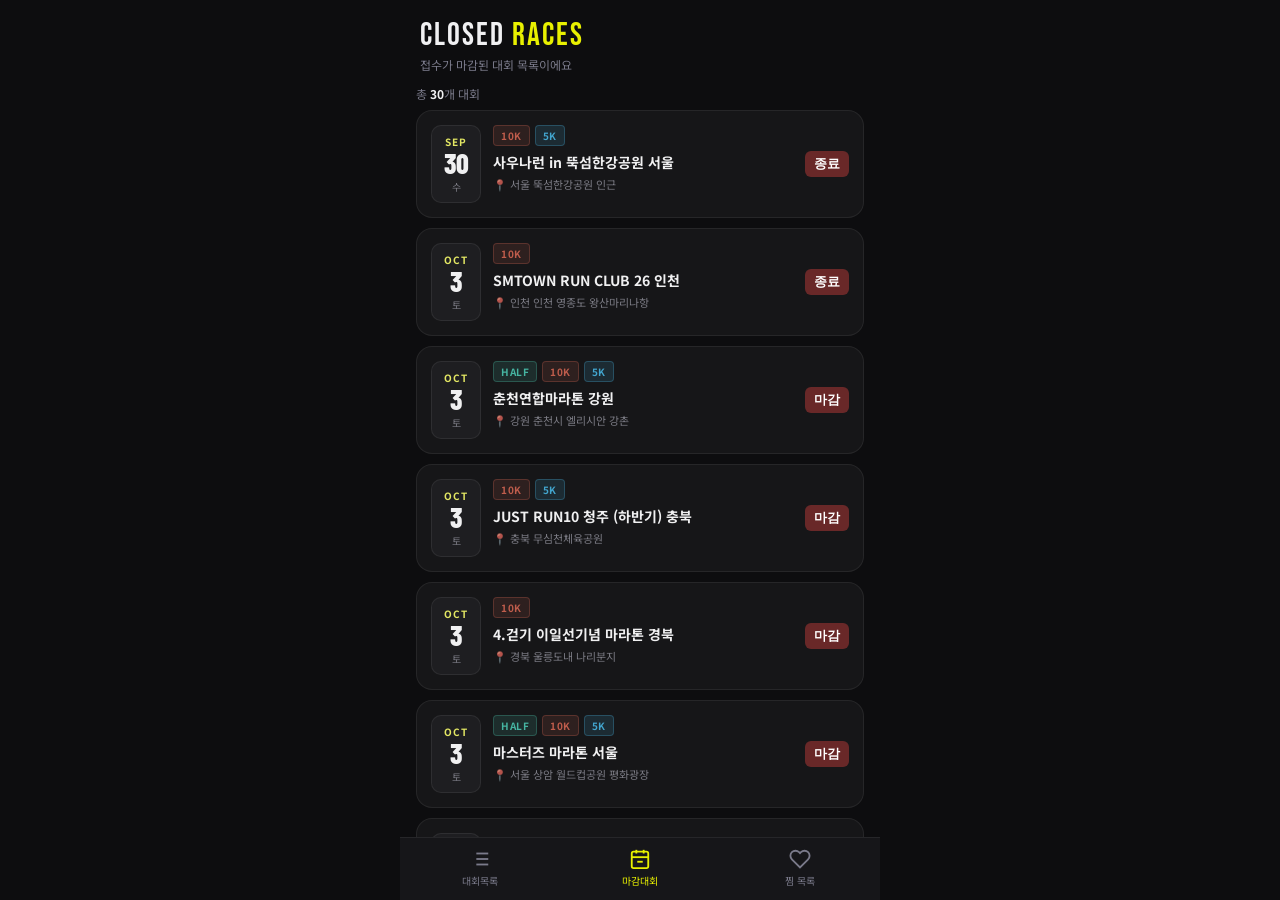
<file: ended.html>
<!DOCTYPE html>
<html lang="ko">
<head>
<meta charset="UTF-8">
<meta name="viewport" content="width=device-width, initial-scale=1.0, maximum-scale=1.0, user-scalable=no">
<title>런뉴 — 마감된 대회</title>
<link rel="stylesheet" href="style.css">
<style>
  /* ── 레이아웃 (wishlist 동일 구조) ── */
  .w-header {
    padding: 20px 20px 12px;
    padding-top: calc(20px + env(safe-area-inset-top));
    flex-shrink: 0;
  }
  .w-title {
    font-family: 'Bebas Neue', sans-serif;
    font-size: 32px; color: var(--text); letter-spacing: 2px; line-height: 1;
  }
  .w-title span { color: var(--accent); }
  .w-sub { font-size: 12px; color: var(--muted); margin-top: 4px; }

  .w-count-row {
    padding: 0 16px 8px;
    font-size: 12px; color: var(--muted); flex-shrink: 0;
  }
  .w-count-row strong { color: var(--text); }

  .scroll-area { flex: 1; overflow-y: auto; -webkit-overflow-scrolling: touch; }
  .scroll-area::-webkit-scrollbar { display: none; }

  .race-list {
    padding: 0 16px;
    padding-bottom: calc(20px + env(safe-area-inset-bottom));
  }

  /* ── 마감 카드 스타일 오버레이 ── */
  .race-card.ended-card {
    opacity: 0.55;
    filter: grayscale(45%);
    position: relative;
  }
  /* 기존 카드 우측 dday 영역 대신 마감 뱃지를 겹쳐 표시 */
  .race-card.ended-card .dday {
    background: rgba(160,30,30,.9) !important;
    color: #fff !important;
  }
  /* 좌측 액센트 바 — 빨간색으로 */
  .race-card.ended-card::before {
    background: rgba(180,40,40,.7) !important;
  }

  /* ── 빈 상태 ── */
  .empty-box {
    display: flex; flex-direction: column;
    align-items: center; justify-content: center;
    padding: 80px 30px; text-align: center; gap: 14px;
  }
  .empty-icon { font-size: 52px; }
  .empty-title { font-size: 17px; font-weight: 700; color: var(--text); }
  .empty-desc  { font-size: 13px; color: var(--muted); line-height: 1.6; }
  .empty-btn {
    margin-top: 4px; padding: 12px 28px; border-radius: 14px;
    background: var(--accent); border: none;
    font-family: 'Noto Sans KR', sans-serif; font-size: 14px; font-weight: 700;
    color: #000; cursor: pointer; -webkit-tap-highlight-color: transparent;
  }
</style>
</head>
<body>
<div class="page">

  <div style="display:flex; flex-direction:column; flex:1; overflow:hidden;">

    <div class="w-header">
      <div class="w-title">CLOSED <span>RACES</span></div>
      <div class="w-sub">접수가 마감된 대회 목록이에요</div>
    </div>

    <div class="w-count-row">
      총 <strong id="endedCount">–</strong>개 대회
    </div>

    <div class="scroll-area">
      <div class="race-list" id="endedList">
        <div class="state-box">
          <div class="spinner"></div>
        </div>
      </div>
    </div>

  </div>

  <nav class="tab-bar">
    <a class="tab-btn" href="https://hdongmi.github.io/marathon/index.html">
      <svg viewBox="0 0 24 24" fill="none" stroke="currentColor" stroke-width="2">
        <line x1="8" y1="6" x2="21" y2="6"/><line x1="8" y1="12" x2="21" y2="12"/>
        <line x1="8" y1="18" x2="21" y2="18"/><line x1="3" y1="6" x2="3.01" y2="6"/>
        <line x1="3" y1="12" x2="3.01" y2="12"/><line x1="3" y1="18" x2="3.01" y2="18"/>
      </svg>
      대회목록
    </a>
    <a class="tab-btn active" href="https://hdongmi.github.io/marathon/ended.html">
      <svg viewBox="0 0 24 24" fill="none" stroke="currentColor" stroke-width="2">
        <rect x="3" y="4" width="18" height="18" rx="2" ry="2"/>
        <line x1="16" y1="2" x2="16" y2="6"/><line x1="8" y1="2" x2="8" y2="6"/>
        <line x1="3" y1="10" x2="21" y2="10"/>
        <line x1="9" y1="15" x2="15" y2="15"/>
      </svg>
      마감대회
    </a>
    <a class="tab-btn" href="https://hdongmi.github.io/marathon/wishlist.html">
      <svg viewBox="0 0 24 24" fill="none" stroke="currentColor" stroke-width="2">
        <path d="M20.84 4.61a5.5 5.5 0 0 0-7.78 0L12 5.67l-1.06-1.06a5.5 5.5 0 0 0-7.78 7.78l1.06 1.06L12 21.23l7.78-7.78 1.06-1.06a5.5 5.5 0 0 0 0-7.78z"/>
      </svg>
      찜 목록
    </a>
  </nav>

</div>

<script src="app.js"></script>
<script>
  (async () => {
    // loadRaces() 호출 → app.js 전역 endedRaces 채워짐
    await loadRaces();

    const listEl  = document.getElementById('endedList');
    const countEl = document.getElementById('endedCount');

    if (!endedRaces || !endedRaces.length) {
      listEl.innerHTML = `
        <div class="empty-box">
          <div class="empty-icon">📭</div>
          <div class="empty-title">마감된 대회가 없어요</div>
          <div class="empty-desc">현재 접수 마감된 대회가 없습니다</div>
          <button class="empty-btn" onclick="location.href='index.html'">대회 둘러보기</button>
        </div>`;
      return;
    }

    countEl.textContent = endedRaces.length;

    // app.js cardHtml() 재사용
    // detail.html?i=인덱스&source=ended 로 연결 — detail.html이 endedRaces에서 찾도록
    listEl.innerHTML = endedRaces.map((r, i) => {
      // cardHtml이 생성한 href를 source=ended 파라미터 추가로 교체
      const html = cardHtml(r, i, endedRaces);
      return html.replace(
        `href="detail.html?i=${i}"`,
        `href="detail.html?i=${i}&source=ended"`
      );
    }).join('');

    // 마감 스타일 적용
    listEl.querySelectorAll('.race-card').forEach(card => {
      card.classList.add('ended-card');
    });
  })();
</script>
</body>
</html>
</file>
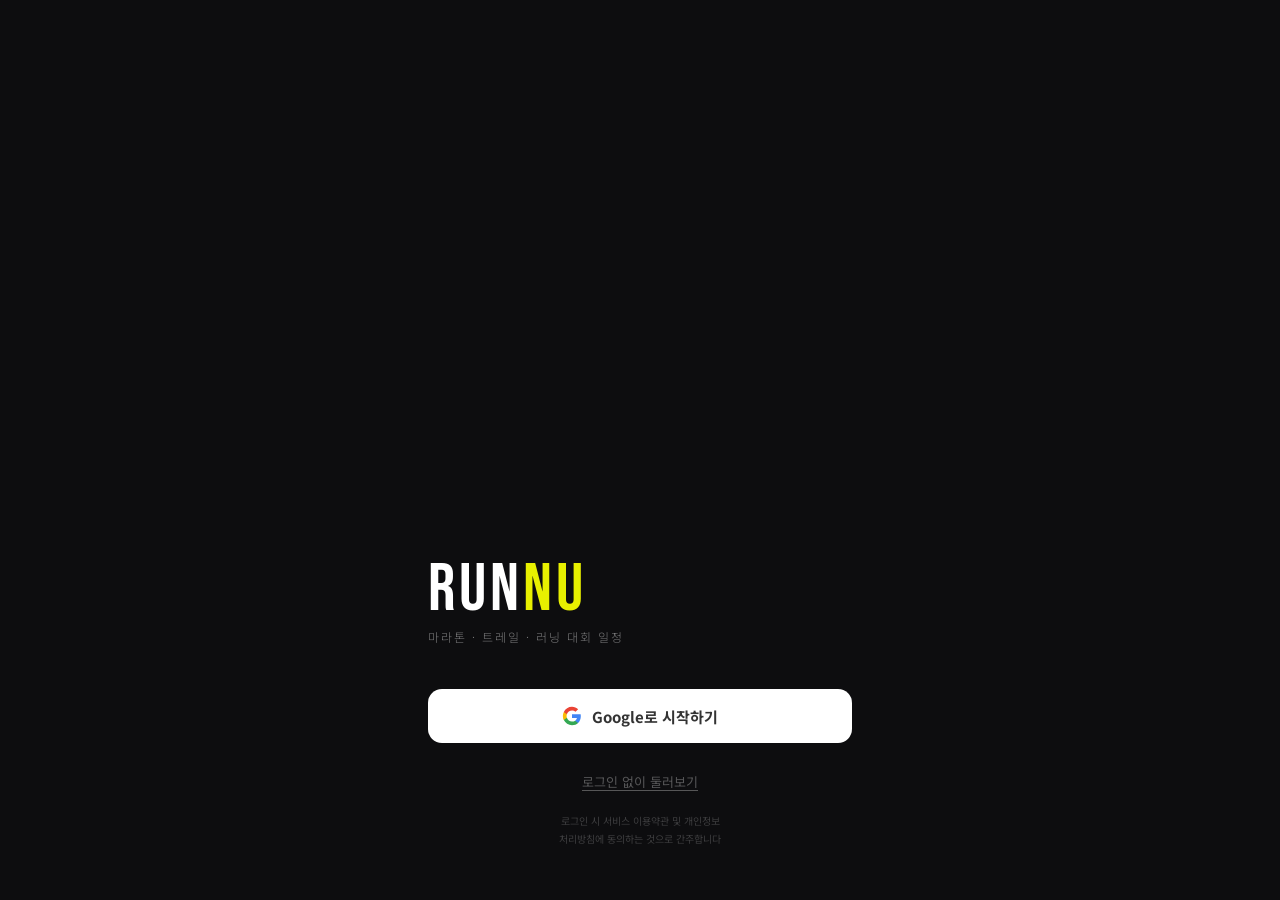
<file: login.html>
<!DOCTYPE html>
<html lang="ko">
<head>
<meta charset="UTF-8">
<meta name="viewport" content="width=device-width, initial-scale=1.0, maximum-scale=1.0, user-scalable=no">
<title>런뉴 — 로그인</title>
<link rel="stylesheet" href="style.css">
<!-- 카카오 SDK 주석처리
<script src="https://t1.kakaocdn.net/kakao_js_sdk/2.7.2/kakao.min.js"
  integrity="sha384-TiCUE00h649CAMonG018J2ujOgDKW/kVWlChEuu4jK2vxfAAD0eZxzCKakxg55G4"
  crossorigin="anonymous"></script>
-->
<script src="https://accounts.google.com/gsi/client" async defer></script>
<style>
  .login-page { position:relative; overflow:hidden; justify-content:flex-end; }
  .login-bg {
    position:absolute; inset:0;
    background:url('https://images.unsplash.com/photo-1530549387789-4c1017266635?w=800&q=80') center/cover;
    filter:brightness(.3);
  }
  .login-bg-grad {
    position:absolute; inset:0;
    background:linear-gradient(to bottom, transparent 25%, var(--bg) 75%);
  }
  .login-content {
    position:relative; z-index:1;
    padding:0 28px 52px;
    animation:slideUp .5s ease both;
  }
  .login-logo {
    font-family:'Bebas Neue',sans-serif;
    font-size:68px; letter-spacing:4px; color:#fff; line-height:1; margin-bottom:4px;
  }
  .login-logo span { color:var(--accent); }
  .login-tagline {
    font-size:12px; color:rgba(255,255,255,.45);
    font-weight:300; letter-spacing:2px; text-transform:uppercase; margin-bottom:44px;
  }
  .login-btns { display:flex; flex-direction:column; gap:10px; margin-bottom:16px; }
  /* 카카오 버튼 스타일 주석처리
  .btn-kakao {
    width:100%; height:54px; border-radius:14px;
    background:var(--kakao); border:none;
    display:flex; align-items:center; justify-content:center; gap:10px;
    font-family:'Noto Sans KR',sans-serif; font-size:15px; font-weight:700;
    color:rgba(0,0,0,.85); cursor:pointer; transition:opacity .15s;
  }
  .btn-kakao:active { opacity:.82; }
  */
  .btn-google {
    width:100%; height:54px; border-radius:14px;
    background:#fff; border:none;
    display:flex; align-items:center; justify-content:center; gap:10px;
    font-family:'Noto Sans KR',sans-serif; font-size:15px; font-weight:700;
    color:#333; cursor:pointer; transition:opacity .15s;
  }
  .btn-google:active { opacity:.82; }
  .btn-skip {
    width:100%; padding:13px; background:none; border:none;
    font-family:'Noto Sans KR',sans-serif; font-size:13px;
    color:rgba(255,255,255,.3); cursor:pointer;
    text-decoration:underline; text-underline-offset:3px; transition:color .15s;
  }
  .btn-skip:active { color:rgba(255,255,255,.6); }
  .login-notice {
    font-size:10px; color:rgba(255,255,255,.2);
    text-align:center; line-height:1.8; margin-top:8px;
  }
</style>
</head>
<body>
<div class="page login-page">
  <div class="login-bg"></div>
  <div class="login-bg-grad"></div>

  <div class="login-content">
    <div class="login-logo">RUN<span>NU</span></div>
    <div class="login-tagline">마라톤 · 트레일 · 러닝 대회 일정</div>

    <div class="login-btns">
      <!-- 카카오 버튼 주석처리
      <button class="btn-kakao" onclick="loginKakao()">
        <svg width="22" height="22" viewBox="0 0 24 24" fill="rgba(0,0,0,.85)">
          <path d="M12 3C6.477 3 2 6.477 2 10.857c0 2.787 1.637 5.232 4.1 6.698l-1.045 3.9c-.09.337.295.608.587.41L10.1 19.3c.624.087 1.258.132 1.9.132 5.523 0 10-3.477 10-7.857C22 6.477 17.523 3 12 3z"/>
        </svg>
        카카오로 시작하기
      </button>
      -->

      <button class="btn-google" onclick="loginGoogle()">
        <svg width="20" height="20" viewBox="0 0 24 24">
          <path fill="#4285F4" d="M22.56 12.25c0-.78-.07-1.53-.2-2.25H12v4.26h5.92c-.26 1.37-1.04 2.53-2.21 3.31v2.77h3.57c2.08-1.92 3.28-4.74 3.28-8.09z"/>
          <path fill="#34A853" d="M12 23c2.97 0 5.46-.98 7.28-2.66l-3.57-2.77c-.98.66-2.23 1.06-3.71 1.06-2.86 0-5.29-1.93-6.16-4.53H2.18v2.84C3.99 20.53 7.7 23 12 23z"/>
          <path fill="#FBBC05" d="M5.84 14.09c-.22-.66-.35-1.36-.35-2.09s.13-1.43.35-2.09V7.07H2.18C1.43 8.55 1 10.22 1 12s.43 3.45 1.18 4.93l2.85-2.22.81-.62z"/>
          <path fill="#EA4335" d="M12 5.38c1.62 0 3.06.56 4.21 1.64l3.15-3.15C17.45 2.09 14.97 1 12 1 7.7 1 3.99 3.47 2.18 7.07l3.66 2.84c.87-2.6 3.3-4.53 6.16-4.53z"/>
        </svg>
        Google로 시작하기
      </button>
    </div>

    <button class="btn-skip" onclick="skipLogin()">로그인 없이 둘러보기</button>
    <p class="login-notice">로그인 시 서비스 이용약관 및 개인정보<br>처리방침에 동의하는 것으로 간주합니다</p>
  </div>

  <div id="googleBtnContainer" style="position:fixed;opacity:0;pointer-events:none;top:0;left:0;"></div>
</div>

<script src="app.js"></script>
<script>
  var session = restoreSession();
  if (session === 'user') window.location.href = getBasePath() + 'index.html';

  /* 카카오 초기화 주석처리
  initKakao();
  */
</script>
</body>
</html>
</file>
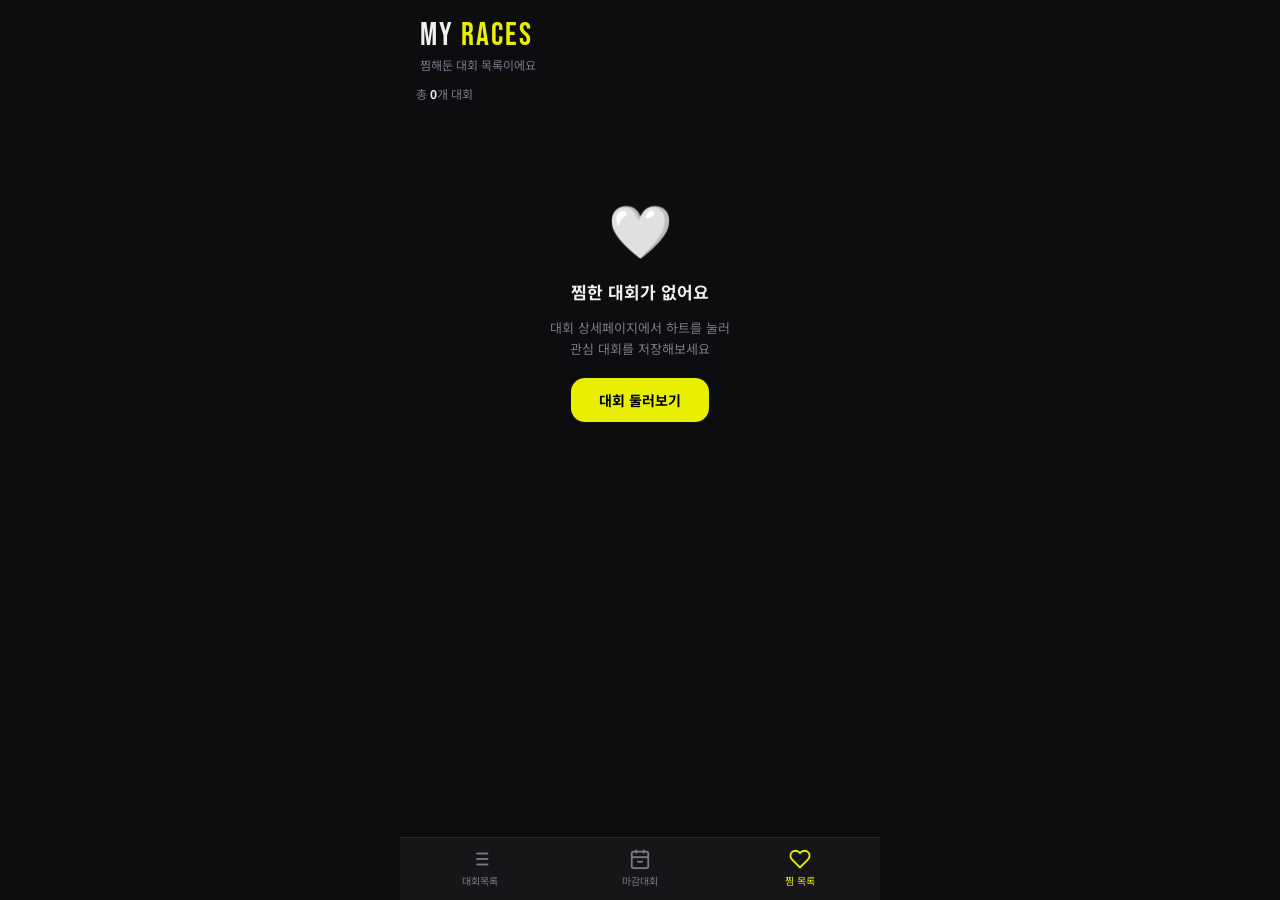
<file: wishlist.html>
<!DOCTYPE html>
<html lang="ko">
<head>
<meta charset="UTF-8">
<meta name="viewport" content="width=device-width, initial-scale=1.0, maximum-scale=1.0, user-scalable=no">
<title>런뉴 — 찜한 대회</title>
<link rel="stylesheet" href="style.css">
<style>
  .w-header {
    padding: 20px 20px 12px;
    padding-top: calc(20px + env(safe-area-inset-top));
    flex-shrink: 0;
  }
  .w-title {
    font-family: 'Bebas Neue', sans-serif;
    font-size: 32px; color: var(--text); letter-spacing: 2px; line-height: 1;
  }
  .w-title span { color: var(--accent); }
  .w-sub { font-size: 12px; color: var(--muted); margin-top: 4px; }

  .w-count-row {
    padding: 0 16px 8px;
    font-size: 12px; color: var(--muted); flex-shrink: 0;
  }
  .w-count-row strong { color: var(--text); }

  .scroll-area { flex: 1; overflow-y: auto; -webkit-overflow-scrolling: touch; }
  .scroll-area::-webkit-scrollbar { display: none; }

  .race-list {
    padding: 0 16px;
    padding-bottom: calc(20px + env(safe-area-inset-bottom));
  }

  /* 빈 상태 */
  .empty-box {
    display: flex; flex-direction: column;
    align-items: center; justify-content: center;
    padding: 80px 30px; text-align: center; gap: 14px;
  }
  .empty-icon { font-size: 52px; }
  .empty-title { font-size: 17px; font-weight: 700; color: var(--text); }
  .empty-desc  { font-size: 13px; color: var(--muted); line-height: 1.6; }
  .empty-btn {
    margin-top: 4px; padding: 12px 28px; border-radius: 14px;
    background: var(--accent); border: none;
    font-family: 'Noto Sans KR', sans-serif; font-size: 14px; font-weight: 700;
    color: #000; cursor: pointer; -webkit-tap-highlight-color: transparent;
  }

  /* 찜 카드 — 기존 race-card에 삭제 버튼 추가 */
  .wish-card {
    display: flex; gap: 12px; padding: 14px;
    background: var(--surface); border-radius: var(--radius);
    margin-bottom: 10px; border: 1px solid var(--border);
    position: relative; overflow: hidden;
    text-decoration: none; animation: fadeUp .3s ease both;
    -webkit-tap-highlight-color: transparent;
  }
  .wish-card::before {
    content: ''; position: absolute; left: 0; top: 0; bottom: 0;
    width: 3px; background: var(--accent);
    border-radius: 3px 0 0 3px;
  }
  .wish-remove {
    position: absolute; top: 10px; right: 10px;
    width: 28px; height: 28px; border-radius: 50%;
    background: var(--surface2); border: 1px solid var(--border);
    display: flex; align-items: center; justify-content: center;
    cursor: pointer; flex-shrink: 0;
    -webkit-tap-highlight-color: transparent;
  }
</style>
</head>
<body>
<div class="page">

  <div style="display:flex; flex-direction:column; flex:1; overflow:hidden;">

    <div class="w-header">
      <div class="w-title">MY <span>RACES</span></div>
      <div class="w-sub">찜해둔 대회 목록이에요</div>
    </div>

    <div class="w-count-row">
      총 <strong id="wishCount">–</strong>개 대회
    </div>

    <div class="scroll-area">
      <div class="race-list" id="wishList">
        <div class="state-box">
          <div class="spinner"></div>
        </div>
      </div>
    </div>

  </div>

  <nav class="tab-bar">
    <a class="tab-btn" href="https://hdongmi.github.io/marathon/index.html">
      <svg viewBox="0 0 24 24" fill="none" stroke="currentColor" stroke-width="2">
        <line x1="8" y1="6" x2="21" y2="6"/><line x1="8" y1="12" x2="21" y2="12"/>
        <line x1="8" y1="18" x2="21" y2="18"/><line x1="3" y1="6" x2="3.01" y2="6"/>
        <line x1="3" y1="12" x2="3.01" y2="12"/><line x1="3" y1="18" x2="3.01" y2="18"/>
      </svg>
      대회목록
    </a>
    <a class="tab-btn" href="https://hdongmi.github.io/marathon/ended.html">
      <svg viewBox="0 0 24 24" fill="none" stroke="currentColor" stroke-width="2">
        <rect x="3" y="4" width="18" height="18" rx="2" ry="2"/>
        <line x1="16" y1="2" x2="16" y2="6"/><line x1="8" y1="2" x2="8" y2="6"/>
        <line x1="3" y1="10" x2="21" y2="10"/>
        <line x1="9" y1="15" x2="15" y2="15"/>
      </svg>
      마감대회
    </a>
    <a class="tab-btn active" href="https://hdongmi.github.io/marathon/wishlist.html">
      <svg viewBox="0 0 24 24" fill="none" stroke="currentColor" stroke-width="2">
        <path d="M20.84 4.61a5.5 5.5 0 0 0-7.78 0L12 5.67l-1.06-1.06a5.5 5.5 0 0 0-7.78 7.78l1.06 1.06L12 21.23l7.78-7.78 1.06-1.06a5.5 5.5 0 0 0 0-7.78z"/>
      </svg>
      찜 목록
    </a>
  </nav>

</div>

<script src="app.js"></script>
<script>
  const MON_KO = ['','1월','2월','3월','4월','5월','6월','7월','8월','9월','10월','11월','12월'];

  function ddayHtmlWish(r) {
    if (r.status === '마감')   return '<div class="dday close">마감</div>';
    if (r.status === '접수전') return '<div class="dday before">접수전</div>';
    const today = new Date(); today.setHours(0,0,0,0);
    const diff  = Math.ceil((new Date(r.date) - today) / 86400000);
    if (diff < 0)  return '<div class="dday close">종료</div>';
    if (diff === 0) return '<div class="dday soon">D-DAY</div>';
    if (diff <= 7)  return '<div class="dday soon">D-' + diff + '</div>';
    return '<div class="dday open">접수중</div>';
  }

  function removeWish(title) {
    toggleWish(title); // 이미 찜된 상태면 토글로 제거
    renderWishList();
  }

  function renderWishList() {
    const el = document.getElementById('wishList');
    const countEl = document.getElementById('wishCount');

    loadWishlist();
    const wished = wishlist; // app.js의 전역 wishlist

    // 전체 races에서 찜한 것만 필터
    const wishedRaces = allRaces.filter(r => wished.includes(r.title));

    countEl.textContent = wishedRaces.length;

    if (wishedRaces.length === 0) {
      el.innerHTML = `
        <div class="empty-box">
          <div class="empty-icon">🤍</div>
          <div class="empty-title">찜한 대회가 없어요</div>
          <div class="empty-desc">대회 상세페이지에서 하트를 눌러<br>관심 대회를 저장해보세요</div>
          <button class="empty-btn" onclick="location.href='index.html'">대회 둘러보기</button>
        </div>`;
      return;
    }

    el.innerHTML = wishedRaces.map((r, i) => {
      const idx = allRaces.indexOf(r);
      return `
        <a class="wish-card" href="detail.html?i=${idx}" style="animation-delay:${Math.min(i * 40, 300)}ms">
          <div class="date-box">
            <div class="mo">${MON[r.month] || ''}</div>
            <div class="dy">${r.day}</div>
            <div class="dw">${r.dow}</div>
          </div>
          <div class="card-info">
            <div class="badges">${(r.courses || []).slice(0, 3).map(badge).join('')}</div>
            <div class="card-title">${r.title}</div>
            <div class="card-meta">📍 ${r.region || ''} ${r.location || ''}</div>
          </div>
          <div class="card-right">${ddayHtmlWish(r)}</div>
          <div class="wish-remove" onclick="event.preventDefault(); event.stopPropagation(); removeWish('${r.title.replace(/'/g, "\\'")}')">
            <svg width="14" height="14" viewBox="0 0 24 24" fill="none" stroke="var(--muted)" stroke-width="2.5">
              <path d="M20.84 4.61a5.5 5.5 0 0 0-7.78 0L12 5.67l-1.06-1.06a5.5 5.5 0 0 0-7.78 7.78l1.06 1.06L12 21.23l7.78-7.78 1.06-1.06a5.5 5.5 0 0 0 0-7.78z" fill="var(--red)" stroke="var(--red)"/>
            </svg>
          </div>
        </a>`;
    }).join('');
  }

  (async () => {
    await loadRaces();
    renderWishList();
  })();
</script>
</body>
</html>
</file>
<file: style.css>
/* ═══════════════════════════════════════
   style.css  —  런뉴 공통 스타일
   ═══════════════════════════════════════ */

@import url('https://fonts.googleapis.com/css2?family=Noto+Sans+KR:wght@300;400;500;700;900&family=Bebas+Neue&family=Barlow+Condensed:wght@400;600;700;800&display=swap');

/* ── 변수 ── */
:root {
  --bg:       #0d0d0f;
  --surface:  #161619;
  --surface2: #1e1e23;
  --border:   rgba(255,255,255,.07);
  --text:     #f0f0f2;
  --muted:    #7a7a8a;
  --sub:      #a0a0b0;
  --accent:   #e8f000;
  --red:      #ff4d2e;
  --teal:     #00c9a7;
  --blue:     #00b4ff;
  --orange:   #ffa500;
  --purple:   #a88fff;
  --radius:   16px;
}

/* ── 리셋 & 베이스 ── */
*, *::before, *::after { box-sizing: border-box; margin: 0; padding: 0; }

html, body {
  height: 100%;
  /* 모바일 웹뷰: 중앙 정렬 제거, 꽉 채우기 */
  background: var(--bg);
  font-family: 'Noto Sans KR', sans-serif;
  color: var(--text);
  overflow: hidden;
}

/* ── 공통 레이아웃 ── */
.page {
  /* 390px 고정폭 제거 → 화면 전체 사용 */
  width: 100%;
  height: 100dvh;          /* 모바일 주소창 포함 정확한 높이 */
  max-width: 480px;         /* 태블릿 이상은 너무 넓지 않게 */
  margin: 0 auto;
  background: var(--bg);
  display: flex;
  flex-direction: column;
  overflow: hidden;
  position: relative;
}

/* ── 탭바 ── */
.tab-bar {
  display: flex;
  background: var(--surface);
  border-top: 1px solid var(--border);
  flex-shrink: 0;
  /* 홈 인디케이터 영역 확보 (iOS safe area) */
  padding-bottom: env(safe-area-inset-bottom);
}
.tab-btn {
  flex: 1;
  display: flex;
  flex-direction: column;
  align-items: center;
  justify-content: center;
  gap: 3px;
  padding: 10px 0 12px;
  border: none;
  background: none;
  color: var(--muted);
  font-family: 'Noto Sans KR', sans-serif;
  font-size: 10px;
  cursor: pointer;
  transition: color .2s;
  text-decoration: none;
  -webkit-tap-highlight-color: transparent;
}
.tab-btn svg { width: 22px; height: 22px; }
.tab-btn.active { color: var(--accent); }

/* ── 배지 ── */
.b { font-size: 10px; font-weight: 700; padding: 2px 7px; border-radius: 4px; letter-spacing: .5px; }
.b-full   { background: rgba(232,240,0,.15); color: var(--accent);  border: 1px solid rgba(232,240,0,.3); }
.b-half   { background: rgba(0,201,167,.15); color: var(--teal);    border: 1px solid rgba(0,201,167,.3); }
.b-10k    { background: rgba(255,77,46,.15); color: var(--red);     border: 1px solid rgba(255,77,46,.3); }
.b-5k     { background: rgba(0,180,255,.15); color: var(--blue);    border: 1px solid rgba(0,180,255,.3); }
.b-ultra  { background: rgba(255,160,0,.15); color: var(--orange);  border: 1px solid rgba(255,160,0,.3); }
.b-trail  { background: rgba(120,100,255,.15);color: var(--purple); border: 1px solid rgba(120,100,255,.3); }

/* ── D-Day 칩 ── */
.dday { font-family: 'Barlow Condensed', sans-serif; font-size: 13px; font-weight: 700; padding: 4px 9px; border-radius: 6px; white-space: nowrap; }
.dday.open   { background: rgba(232,240,0,.15); color: var(--accent); }
.dday.close  { background: var(--surface2);      color: var(--muted); }
.dday.soon   { background: rgba(255,77,46,.15);  color: var(--red); }
.dday.before { background: rgba(0,180,255,.1);   color: var(--blue); }

/* ── 대회 카드 ── */
.race-card {
  display: flex;
  gap: 12px;
  padding: 14px;
  background: var(--surface);
  border-radius: var(--radius);
  margin-bottom: 10px;
  border: 1px solid var(--border);
  cursor: pointer;
  transition: transform .15s;
  position: relative;
  overflow: hidden;
  text-decoration: none;
  animation: fadeUp .3s ease both;
  -webkit-tap-highlight-color: transparent;
}
.race-card::before {
  content: '';
  position: absolute; left: 0; top: 0; bottom: 0;
  width: 3px;
  background: var(--accent);
  border-radius: 3px 0 0 3px;
  opacity: 0;
  transition: opacity .15s;
}
.race-card:active { transform: scale(.98); }
.race-card:active::before { opacity: 1; }

.date-box {
  flex-shrink: 0;
  width: 50px;
  text-align: center;
  background: var(--surface2);
  border-radius: 10px;
  padding: 8px 4px;
  border: 1px solid var(--border);
}
.date-box .mo { font-size: 10px; font-weight: 700; color: var(--accent); text-transform: uppercase; letter-spacing: 1px; }
.date-box .dy { font-family: 'Barlow Condensed', sans-serif; font-size: 28px; font-weight: 800; color: var(--text); line-height: 1; }
.date-box .dw { font-size: 10px; color: var(--muted); margin-top: 2px; }

.card-info { flex: 1; min-width: 0; }
.badges    { display: flex; gap: 5px; margin-bottom: 6px; flex-wrap: wrap; }
.card-title {
  font-size: 14px; font-weight: 700; color: var(--text);
  margin-bottom: 4px;
  white-space: nowrap; overflow: hidden; text-overflow: ellipsis;
}
.card-meta { font-size: 11px; color: var(--muted); }
.card-right { flex-shrink: 0; display: flex; align-items: center; }

/* ── 상태 박스 ── */
.state-box {
  display: flex;
  flex-direction: column;
  align-items: center;
  justify-content: center;
  padding: 60px 20px;
  gap: 12px;
  text-align: center;
}
.spinner {
  width: 38px; height: 38px;
  border: 3px solid var(--surface2);
  border-top-color: var(--accent);
  border-radius: 50%;
  animation: spin .8s linear infinite;
}
.state-text { font-size: 13px; color: var(--muted); line-height: 1.6; }

/* ── 서브 헤더 ── */
.sub-header {
  display: flex;
  align-items: center;
  gap: 12px;
  padding: 16px 20px;
  /* iOS 노치 대응 */
  padding-top: calc(16px + env(safe-area-inset-top));
  border-bottom: 1px solid var(--border);
  flex-shrink: 0;
}
.sub-back {
  width: 36px; height: 36px;
  border-radius: 50%;
  background: var(--surface2);
  border: 1px solid var(--border);
  display: flex; align-items: center; justify-content: center;
  cursor: pointer;
  flex-shrink: 0;
  text-decoration: none;
  -webkit-tap-highlight-color: transparent;
}
.sub-title { font-size: 17px; font-weight: 700; color: var(--text); }

/* ── 업데이트 배너 ── */
.update-banner {
  display: flex;
  align-items: center;
  gap: 6px;
  padding: 7px 16px;
  background: rgba(232,240,0,.05);
  border-bottom: 1px solid rgba(232,240,0,.08);
  font-size: 11px;
  color: var(--muted);
  flex-shrink: 0;
}
.update-dot {
  width: 6px; height: 6px;
  border-radius: 50%;
  background: var(--accent);
  flex-shrink: 0;
  animation: pulse 2s infinite;
}

/* ── 필터 섹션 ── */
.filter-section {
  padding: 12px 16px 10px;
  border-bottom: 1px solid var(--border);
  flex-shrink: 0;
}
.filter-top {
  display: flex;
  justify-content: space-between;
  align-items: center;
  margin-bottom: 10px;
}
.filter-title { font-size: 11px; font-weight: 700; color: var(--muted); text-transform: uppercase; letter-spacing: 1.2px; }
.filter-reset {
  font-size: 11px; color: var(--accent); font-weight: 600;
  cursor: pointer; background: none; border: none;
  font-family: 'Noto Sans KR', sans-serif; padding: 0;
  -webkit-tap-highlight-color: transparent;
}
.course-grid { display: grid; grid-template-columns: repeat(4,1fr); gap: 8px; }
.c-check { display: contents; }
.c-check input[type=checkbox] { display: none; }
.c-box {
  display: flex; flex-direction: column; align-items: center; gap: 4px;
  padding: 9px 6px; border-radius: 12px;
  border: 1.5px solid var(--border);
  background: var(--surface2);
  cursor: pointer; transition: all .18s; user-select: none;
  -webkit-tap-highlight-color: transparent;
}
.c-check input:checked + .c-box { border-color: var(--accent); background: rgba(232,240,0,.1); }
.c-icon { font-size: 18px; line-height: 1; }
.c-name { font-size: 11px; font-weight: 700; color: var(--muted); transition: color .18s; }
.c-check input:checked + .c-box .c-name { color: var(--accent); }

.open-toggle-row {
  display: flex; align-items: center; justify-content: space-between;
  margin-top: 10px; padding-top: 10px; border-top: 1px solid var(--border);
}
.open-toggle-label { font-size: 12px; color: var(--muted); font-weight: 500; }
.tog {
  width: 42px; height: 24px; border-radius: 12px;
  background: var(--surface2); border: 1.5px solid var(--border);
  position: relative; cursor: pointer; transition: all .2s; flex-shrink: 0;
  -webkit-tap-highlight-color: transparent;
}
.tog.on { background: var(--accent); border-color: var(--accent); }
.tog-knob {
  position: absolute; top: 3px; left: 3px;
  width: 16px; height: 16px; border-radius: 50%;
  background: var(--muted); transition: all .2s;
}
.tog.on .tog-knob { left: 20px; background: #000; }

.count-row {
  display: flex; justify-content: space-between; align-items: center;
  padding: 8px 16px 6px; flex-shrink: 0;
}
.count-label { font-size: 12px; color: var(--muted); }
.count-label strong { color: var(--text); }

/* ── 목록 ── */
.race-list {
  padding: 0 16px 20px;
  /* 하단 safe area 확보 */
  padding-bottom: calc(20px + env(safe-area-inset-bottom));
}

/* ── 애니메이션 ── */
@keyframes fadeUp  { from { opacity:0; transform:translateY(14px); } to { opacity:1; transform:translateY(0); } }
@keyframes slideUp { from { opacity:0; transform:translateY(40px); } to { opacity:1; transform:translateY(0); } }
@keyframes pulse   { 0%,100% { opacity:1; } 50% { opacity:.3; } }
@keyframes spin    { to { transform: rotate(360deg); } }

/* ── 반응형: 폰 이하 전체폭 ── */
@media (max-width: 480px) {
  .page { max-width: 100%; }
}
</file>
